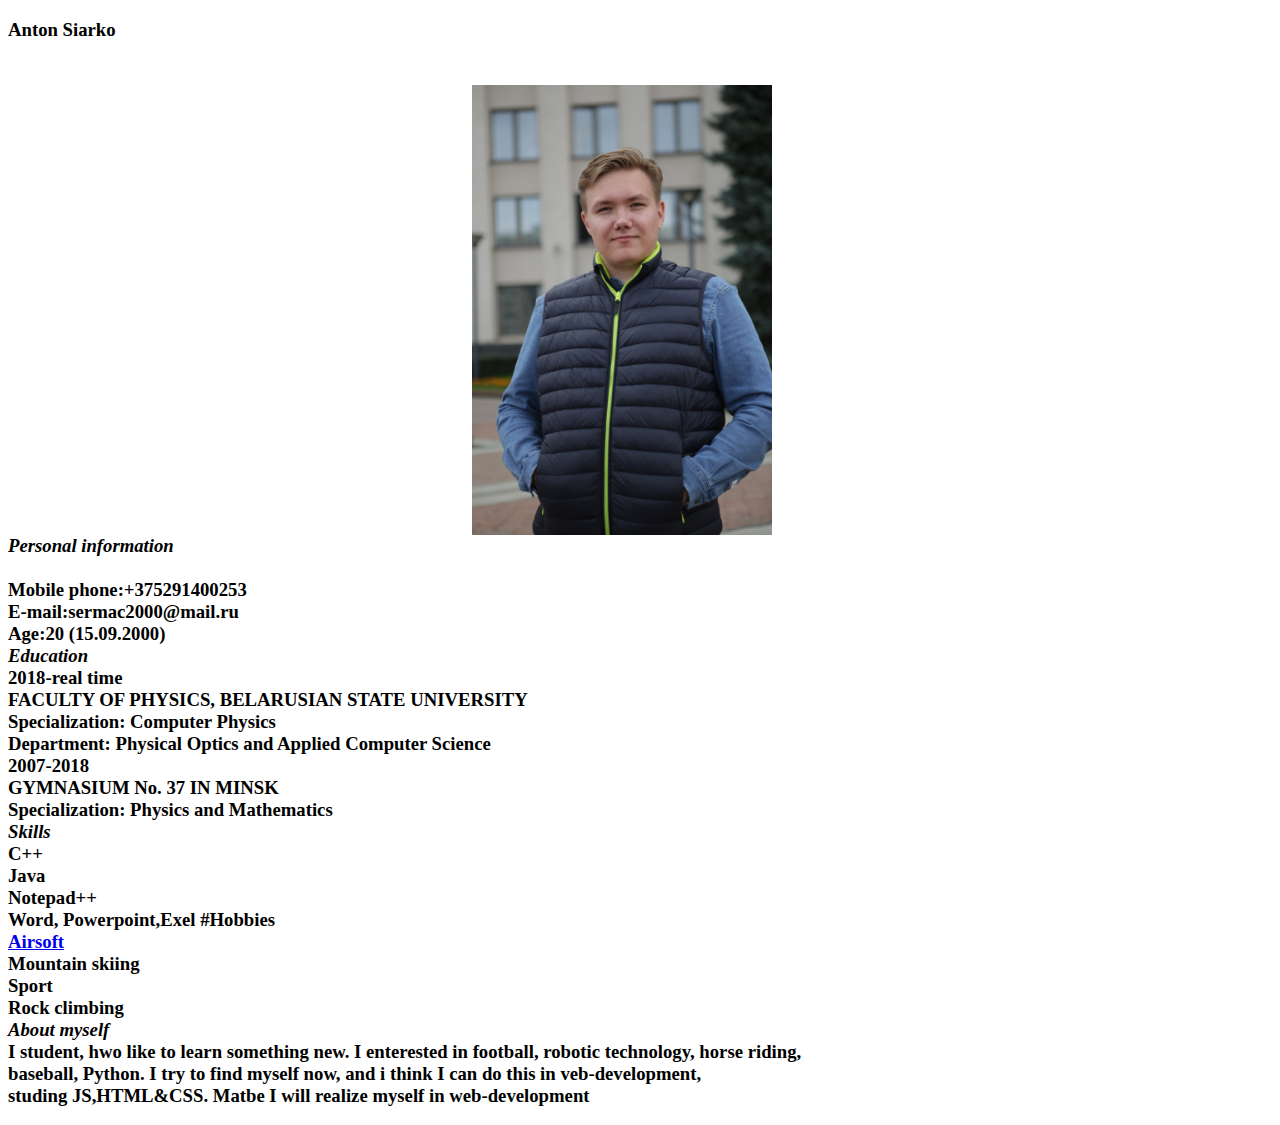
<file: index.html>
<!DOCTYPE html>
<html lang="en">
<head>
    <meta charset="UTF-8">
    <title>Title</title>
    <link rel="stylesheet" href="asset/style.css">
    <title></title>
</head>
<body>
<h3>
    Anton Siarko<br>
    <br>
    <br>
    <img src="asset/me.jpg" width="300" heigth="200" align="right" hspace="500 px"/>
    <i>Personal information</i><br>
    <br>
    Mobile phone:+375291400253<br>
    E-mail:sermac2000@mail.ru<br>
    Age:20 (15.09.2000)<br>
    <i>Education<br></i>
    2018-real time<br>
    FACULTY OF PHYSICS, BELARUSIAN STATE UNIVERSITY<br>
    Specialization: Computer Physics<br>
    Department: Physical Optics and Applied Computer Science<br>
    2007-2018<br>
    GYMNASIUM No. 37 IN MINSK<br>
    Specialization: Physics and Mathematics<br>
    <i> Skills</i><br>
    C++<br>
    Java<br>
    Notepad++<br>
    Word, Powerpoint,Exel #Hobbies<br>
    <a href="https://www.instagram.com/mr.okres/"> Airsoft</a><br>
    Mountain skiing<br>
    Sport<br>
    Rock climbing<br>
    <i>About myself</i><br>
    I student, hwo like to learn something new. I enterested in football, robotic technology, horse riding,<br>baseball, Python.

    I try to find myself now, and i think I can do this in veb-development,<br> studing JS,HTML&CSS.
    Matbe I will realize myself in web-development
</body>
</html>
</file>
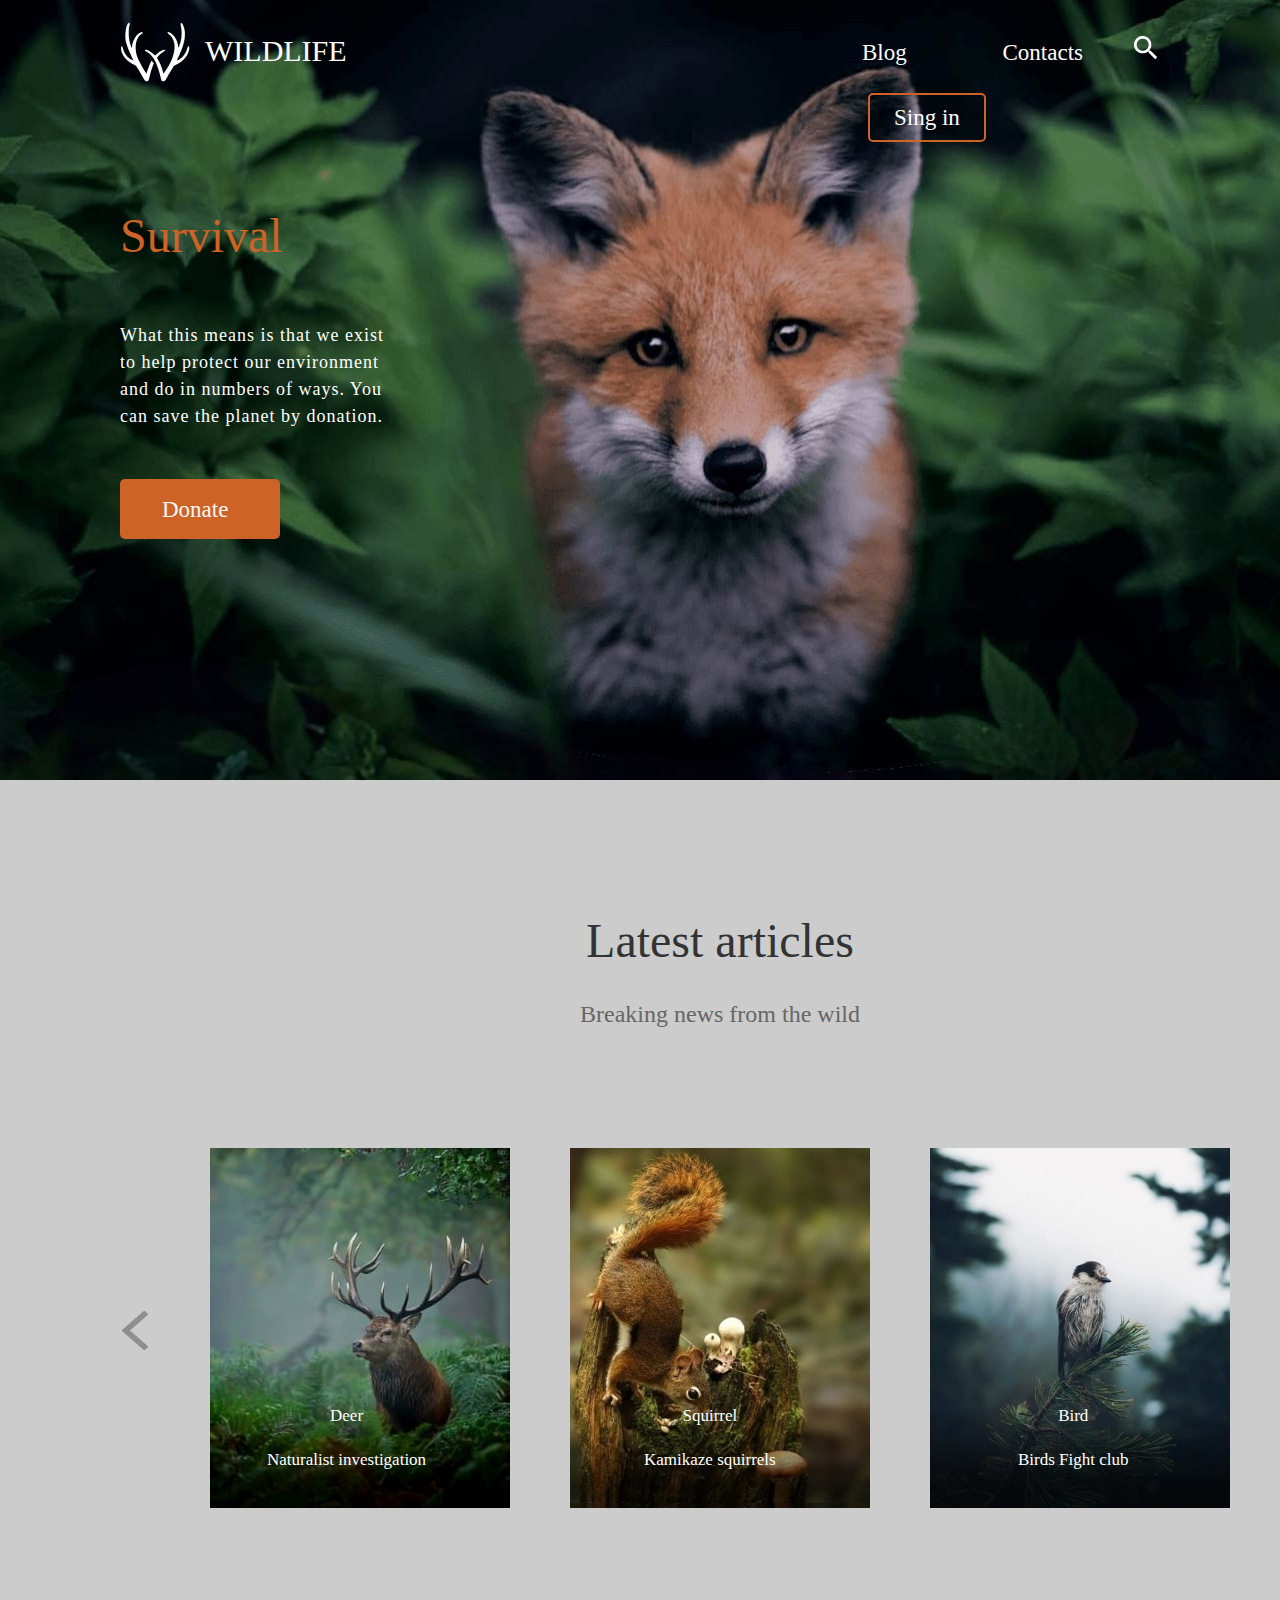
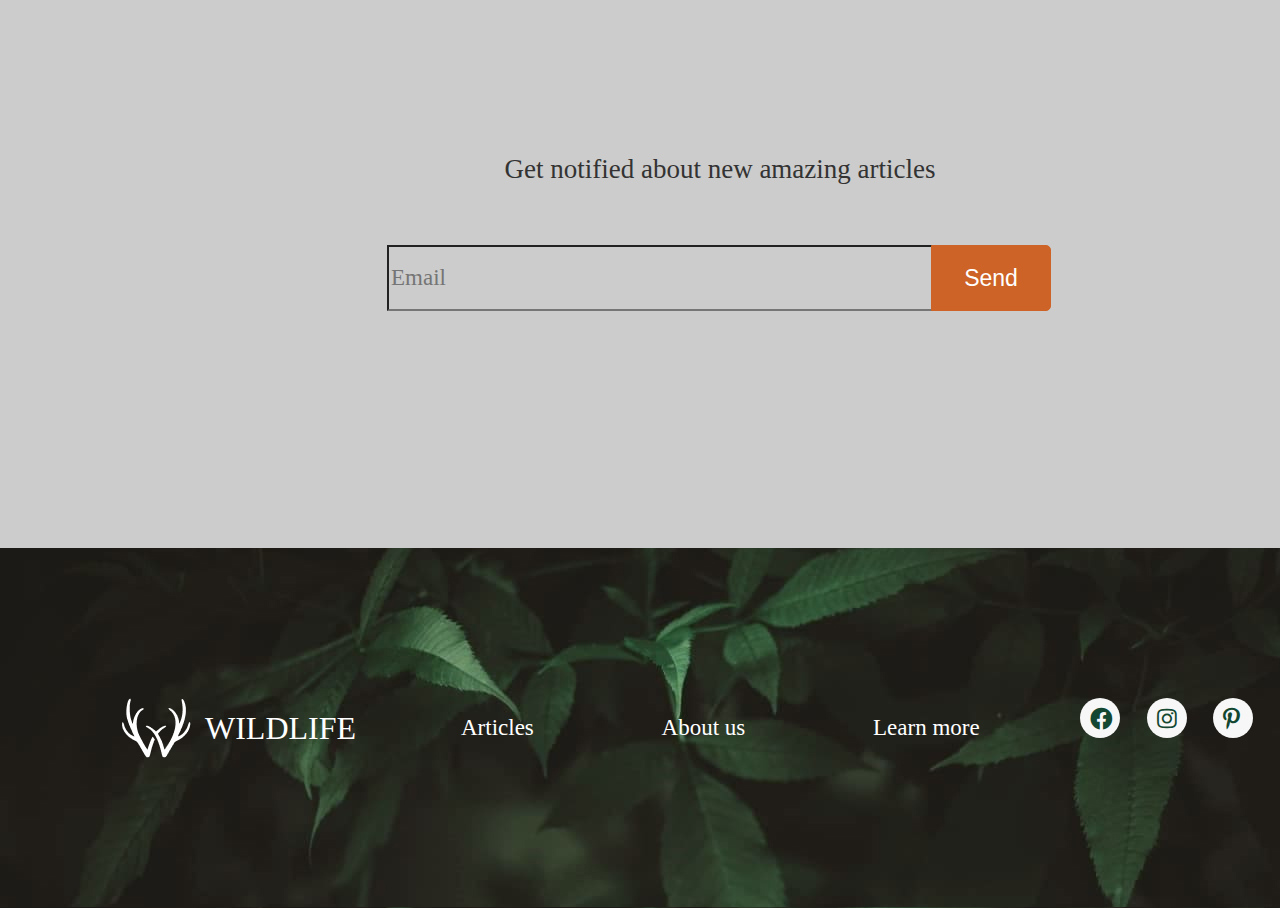
<file: we are wild/index.html>
<!DOCTYPE html>
<html lang="en">
<head>
    <meta charset="UTF-8">
    <link rel="stylesheet" href="assets/css/style.css">
    <link rel="stylesheet" href="https://use.fontawesome.com/releases/v5.0.13/css/all.css">
    <title>wat</title>
</head>
<body>


<header class="header">
    <div class="container">
        <div class="header__inner">
            <div class="header__logo">WILDLIFE</div>
           <div class="header_img"><img src="assets/images/1.png"></div>
            <nav class="nav">

                <a class="nav__link" href="#">Blog</a>
                <a class="nav__link" href="#">Contacts</a>
                <a class="nav__link1" href="#"><img src="assets/images/find.png"></a>
                <a class="nav__link2" href="#">Sing in</a>

            </nav>
        </div>
    </div>
</header>


<div class="intro">
    <div class="container">
        <div class="intro__inner">
            <h2 class="intro__suptitle">Survival</h2>
            <h1 class="intro__title">What this means is that we exist to help
                protect our environment
                and do in numbers of ways. You can save the planet by donation.</h1>


        </div>
    </div>



</div><!-- /.intro -->
<div class="money_background"> </div>
<div class="donat">
    <a class="don" href="#">Donate</a>
</div>




<section class="section2">
    <div class="sim-slider-arrow-left"><img src="assets/images/left.png"></div>
    <div class="sim-slider-arrow-right"><img src="assets/images/right.png"></div>
    <div class="sim-slider-dots"></div>
    <div class="container">
        <div class="section__header">
            <h3 class="section__suptitle">Latest articles</h3>
            <h2 class="section__title">Breaking news from the wild</h2>
        </div>
    </div>
    <div class="container2">

<div class="deer">
        <img src="assets/images/deer.jpg">
    <div class="dr"> <p> Deer</p>
        <p>Naturalist investigation</p></div>

</div>
        <div class="sq"><img src="assets/images/squrl.jpg">
            <div class="sq1"> <p> Squirrel</p>
            <p>Kamikaze squirrels</p></div>
        </div>
        <div class="bi"> <img src="assets/images/bird.jpg">
            <div class="br"> <p> Bird</p>
            <p>Birds Fight club</p></div>
        </div>
    </div>
    <div class="input">
    <div class="tex1">
        <p>Get notified about new amazing articles</p><form class="put_info">
        <input type="text" id="search" placeholder="Email">
        <input class="submit" type="submit" value="Send">
    </form>
    </div>

</div>
</section>
<footer class="footer">
    <div class="container">
        <div class="footer__inner">
            <div class="footer__block">
                <div class="footer__title">WILDLIFE</div>
                <div class="img"><img src="assets/images/1.png"></div>
            </div>
            <nav class="wordsss">

                <a class="wordss" href="#">Articles</a>
                <a class="wordss" href="#">About us</a>
                <a class="wordss" href="#">Learn more</a>
            </nav>

            <div class="footer__block">
                <div class="social--footer">
                    <a class="face" href="https://www.instagram.com" target="_blank">
                        <div class="icon"><i class="fab fa-facebook"></i></div>

                    </a>
                    <a class="vk"  href="https://vk.com" target="_blank">
                        <div class="icon">  <i class="fab fa-instagram"></i></div>

                    </a>
                    <a  class="pi" href="https://t.me" target="_blank">
                        <div class="icon"> <i class="fab fa-pinterest-p"></i></div>

                    </a>
                    <a class="tele" href="https://github.com" target="_blank">
                        <div class="icon"> <i class="fab fa-telegram "></i></div>

                    </a>
                </div>
            </div>
            
        </div>

    </div>
</footer>


</body>
</html>
</file>
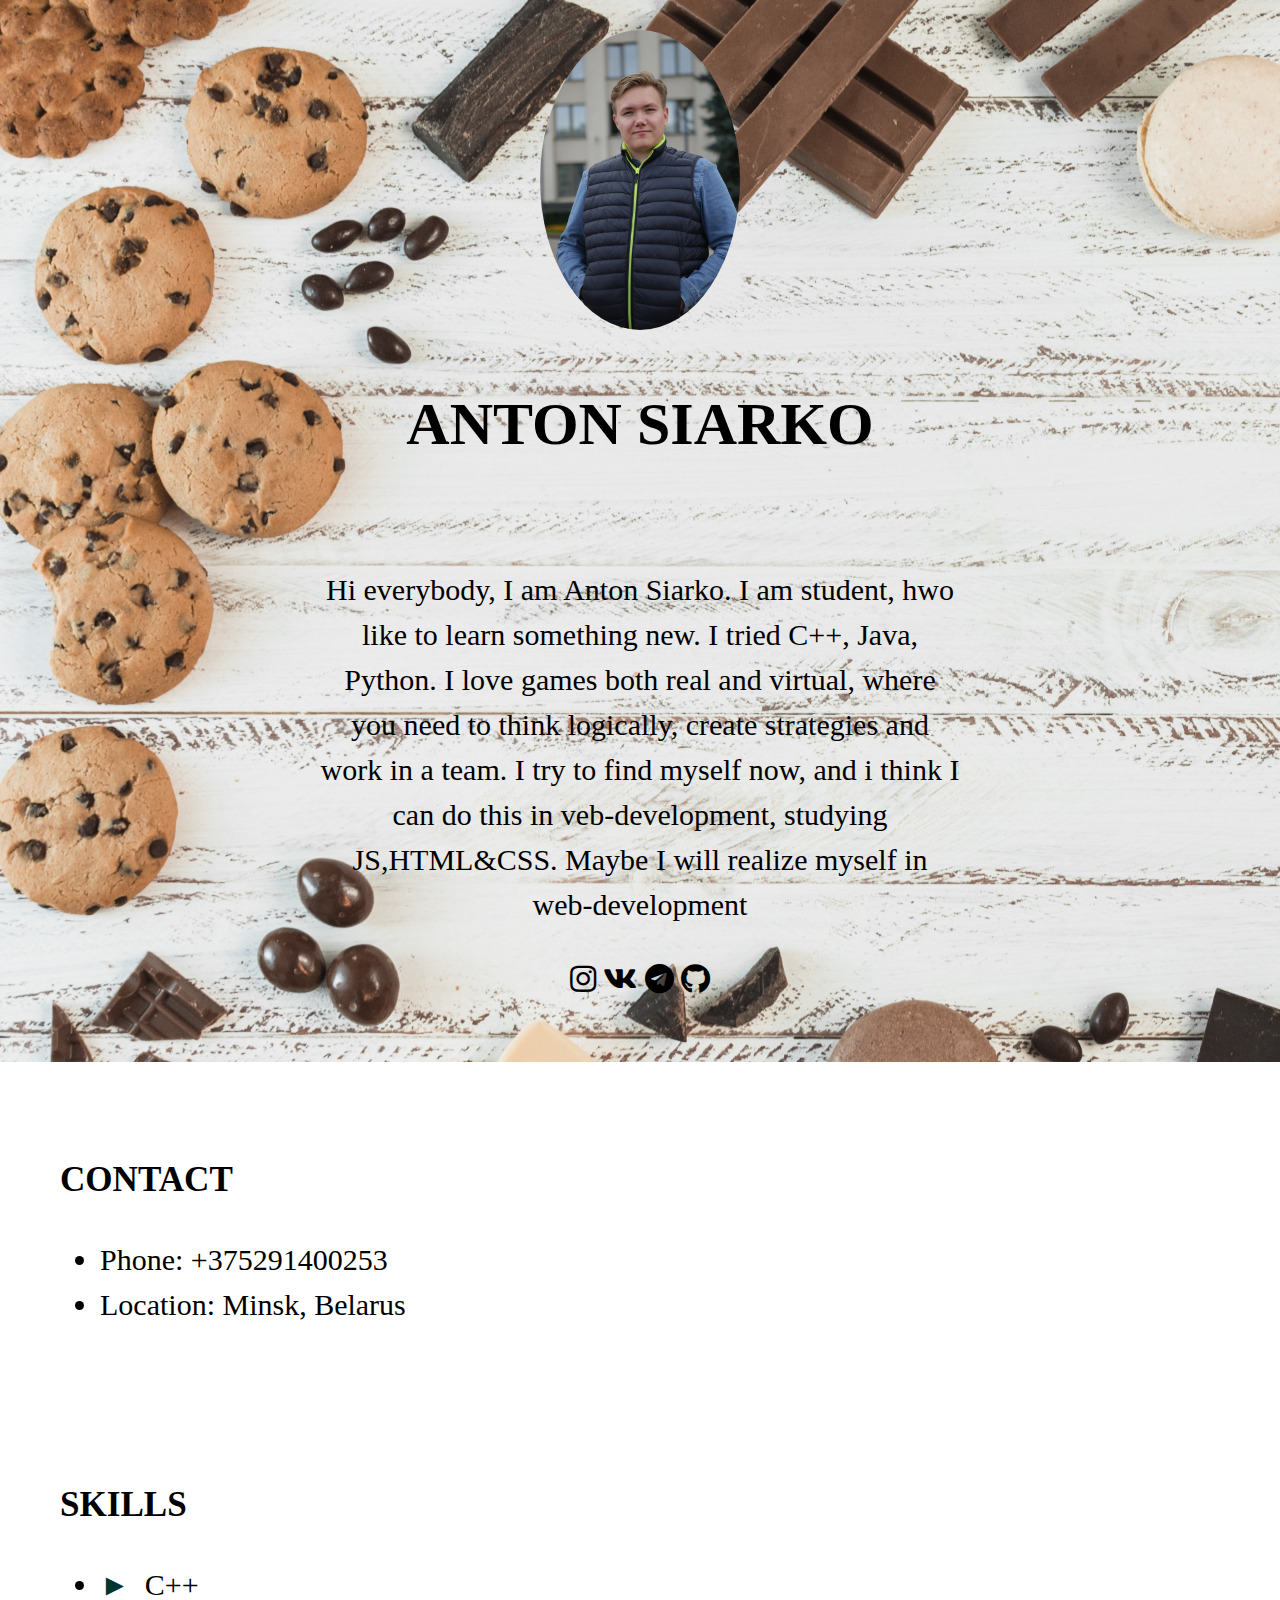
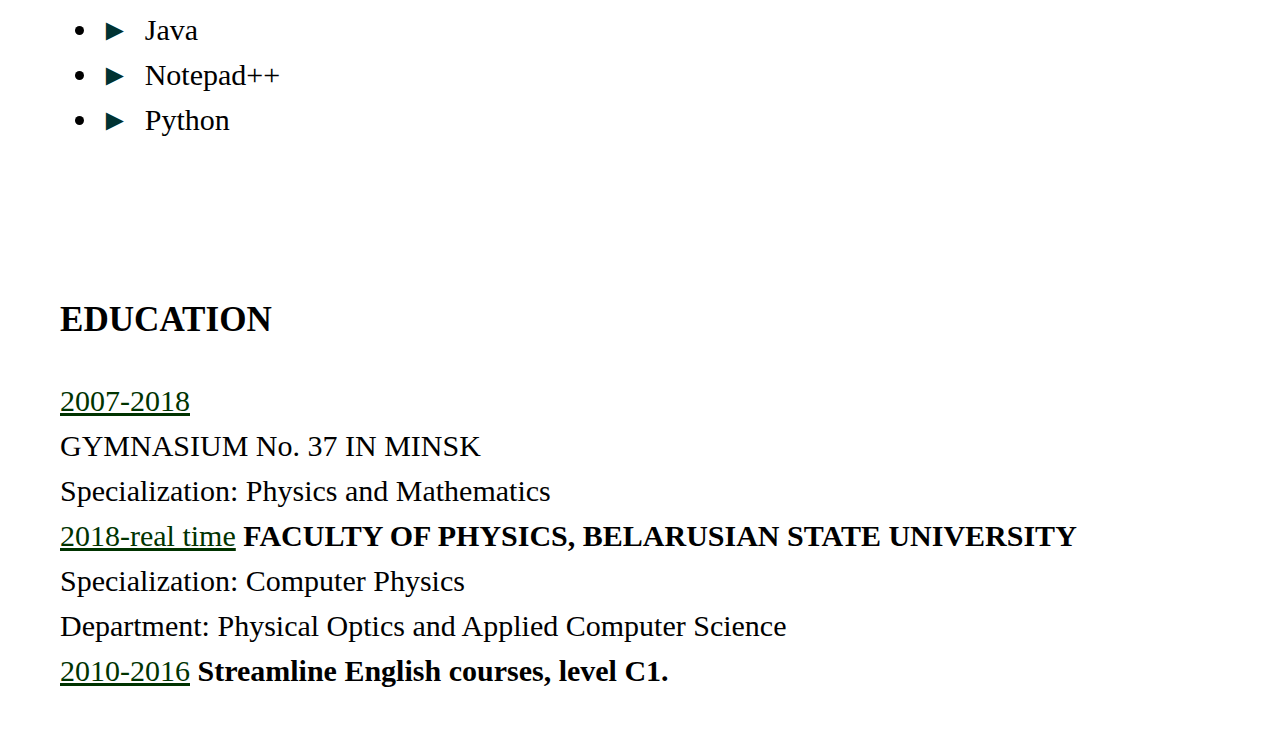
<file: CVV.html>
<!DOCTYPE html>
<html>
<head>
    <meta charset="UTF-8">
    <title>CV - Anton</title>
    <link rel="stylesheet" href="asset2/style.css">
    <link rel="stylesheet" href="https://use.fontawesome.com/releases/v5.0.13/css/all.css">
</head>

<body>
<header>

    <div>
        <img src="asset2/img/me.jpg" alt="i hide because sniper is watching me...">

    </div>
    <h1>Anton Siarko</h1>
    <section>
        <p>Hi everybody, I am Anton Siarko. I am student, hwo like to learn something new.
            I tried C++, Java, Python.
            I love games both real and virtual, where you need to think logically,
            create strategies and work in a team.
            I try to find myself now, and i think I can do this in veb-development,
            studying JS,HTML&CSS.
            Maybe I will realize myself in web-development</p>

        <a href="https://www.instagram.com/mr.okres/" target="_blank">
            <i class="fab fa-instagram"></i>
        </a>
        <a href="https://vk.com/serko0" target="_blank">
            <i class="fab fa-vk"></i>
        </a>
        <a href="https://t.me/Judex011" target="_blank">
            <i class="fab fa-telegram"></i>
        </a>
        <a href="https://github.com/Judex66" target="_blank">
            <i class="fab fa-github "></i>
        </a>
    </section>
</header>
<main>

    <section>
        <h3>Contact</h3>
        <ul>
            <li>
                Phone: +375291400253


            </li>
            <li>Location: Minsk, Belarus
            </li>
        </ul>
    </section>
    <section>
        <h3>Skills</h3>
        <div class='skills'>
            <div class='column'>
                <ul>
                    <li>C++</li>
                    <li>Java</li>
                    <li>Notepad++</li>
                    <li>Python</li>
                </ul>
            </div>
        </div>
    </section>

    <section>
        <h3>Education</h3>
        <article>
            <div class='educ'>
                <span>2007-2018</span> <div>GYMNASIUM No. 37 IN MINSK </div>
                <div>Specialization: Physics and Mathematics </div>


            </div>
        </article>
        <article>
            <div class='educ'>
                <span>2018-real time</span>
                <strong>FACULTY OF PHYSICS, BELARUSIAN STATE UNIVERSITY</strong>
                <div>Specialization: Computer Physics</div>
                    <div>Department: Physical Optics and Applied Computer Science</div>


            </div>
        </article>
        <article>
            <div class='educ'>
                <span>2010-2016</span>
                <strong>
                    Streamline English courses, level C1.
                </strong>
            </div>
        </article>
    </section>

</main>

</body>
</html>
</file>
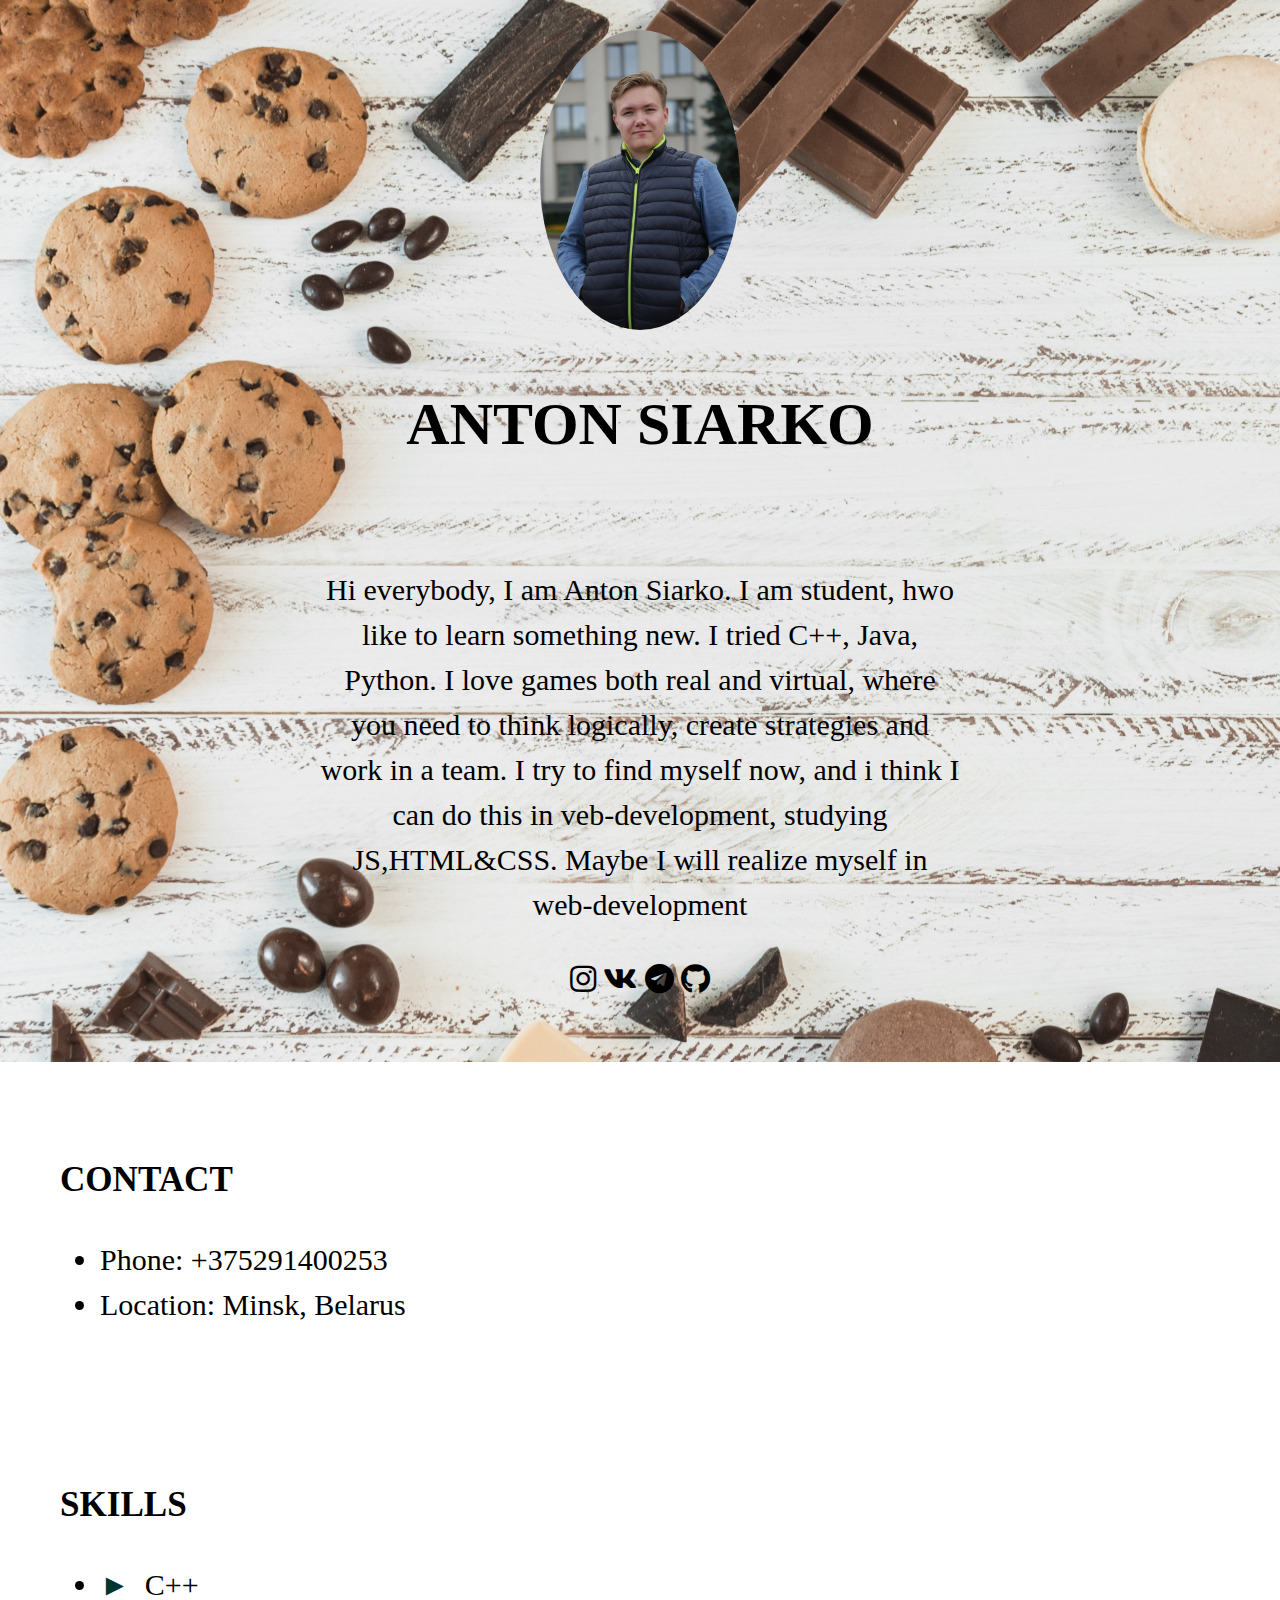
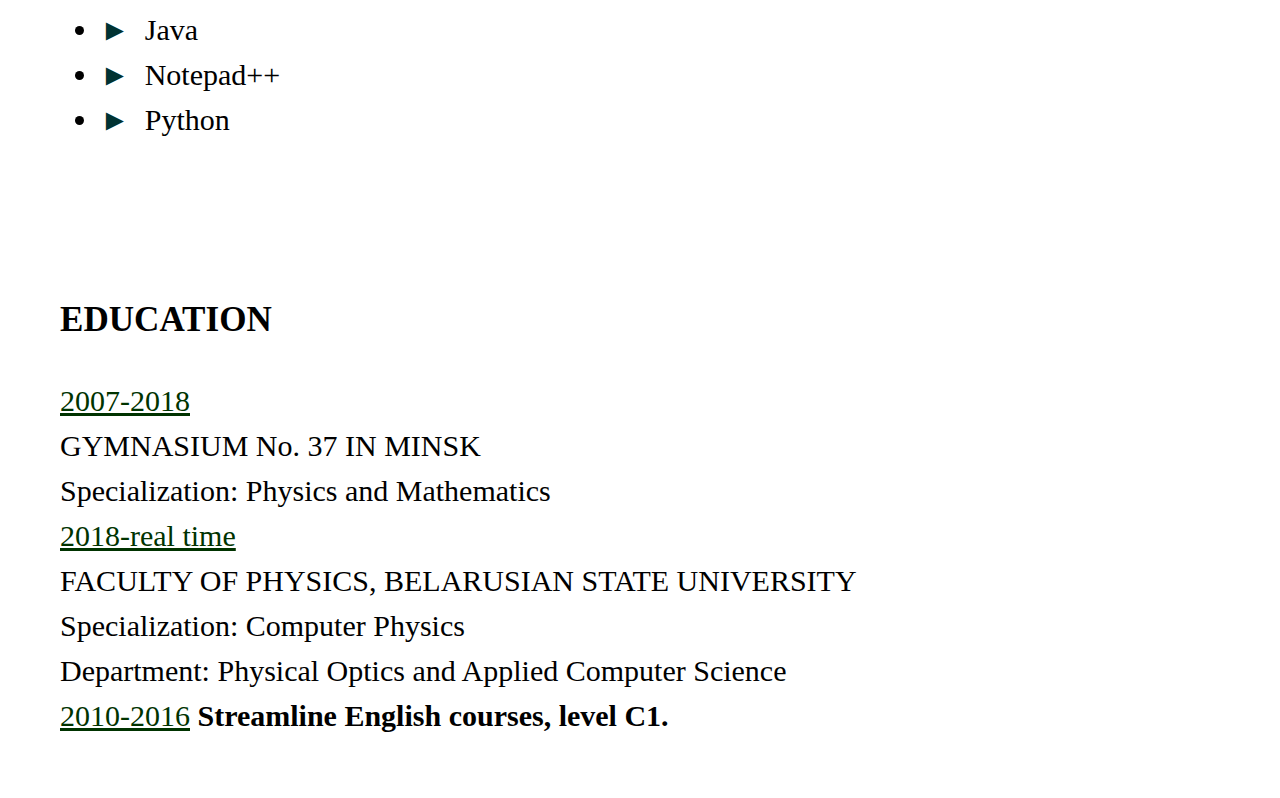
<file: CVVV.html>
<!DOCTYPE html>
<html>
<head>
    <meta charset="UTF-8">
    <title>CV - Anton</title>
    <link rel="stylesheet" href="asset2/style.css">
    <link rel="stylesheet" href="https://use.fontawesome.com/releases/v5.0.13/css/all.css">
</head>

<body>
<header>

    <div>
        <img src="asset2/img/me.jpg" alt="i hide because sniper is watching me...">

    </div>
    <h1>Anton Siarko</h1>
    <section>
        <p>Hi everybody, I am Anton Siarko. I am student, hwo like to learn something new.
            I tried C++, Java, Python.
            I love games both real and virtual, where you need to think logically,
            create strategies and work in a team.
            I try to find myself now, and i think I can do this in veb-development,
            studying JS,HTML&CSS.
            Maybe I will realize myself in web-development</p>

        <a href="https://www.instagram.com/mr.okres/" target="_blank">
            <i class="fab fa-instagram"></i>
        </a>
        <a href="https://vk.com/serko0" target="_blank">
            <i class="fab fa-vk"></i>
        </a>
        <a href="https://t.me/Judex011" target="_blank">
            <i class="fab fa-telegram"></i>
        </a>
        <a href="https://github.com/Judex66" target="_blank">
            <i class="fab fa-github "></i>
        </a>
    </section>
</header>
<main>

    <section>
        <h3>Contact</h3>
        <ul>
            <li>
                Phone: +375291400253


            </li>
            <li>Location: Minsk, Belarus
            </li>
        </ul>
    </section>
    <section>
        <h3>Skills</h3>
        <div class='skills'>
            <div class='column'>
                <ul>
                    <li>C++</li>
                    <li>Java</li>
                    <li>Notepad++</li>
                    <li>Python</li>
                </ul>
            </div>
        </div>
    </section>

    <section>
        <h3>Education</h3>
        <article>
            <div class='educ'>
                <span>2007-2018</span> <div>GYMNASIUM No. 37 IN MINSK</div>
                <div>Specialization: Physics and Mathematics </div>


            </div>
        </article>
        <article>
            <div class='educ'>
                <span>2018-real time</span>
                <div>FACULTY OF PHYSICS, BELARUSIAN STATE UNIVERSITY</div>
                <div>Specialization: Computer Physics</div>
                    <div>Department: Physical Optics and Applied Computer Science</div>


            </div>
        </article>
        <article>
            <div class='educ'>
                <span>2010-2016</span>
                <strong>
                    Streamline English courses, level C1.
                </strong>
            </div>
        </article>
    </section>

</main>

</body>
</html>
</file>
<file: asset/style.css>
body {
    background: white;
}
</file>
<file: we are wild/assets/css/style.css>
body {
    margin: 0;


    font-size: 15px;
    line-height: 1.6;
    color: #333;
}



h1, h2, h3, h4, h5, h6 {
    margin: 0;
}



.container {
    width: 100%;
    max-width: 1200px;
    margin: 0 auto;
}




.intro {
    display: flex;
    flex-direction: column;
    justify-content: center;
    width: 100%;
    height: 100vh;

    background: url("../images/12.png") center no-repeat;
    width: 1440px;
                         height: 780px;
                                                         left: 0px;
                                                         top: -1px;
    -webkit-background-size: cover;
    background-size: cover;
}

.intro__inner {
    width: 100%;
    max-width: 880px;
    margin: 0 auto;


}

.intro__title {
position: absolute;
font-family: Open Sans;
    color: #fff;
    font-size: 18px;
    line-height: 27px;
letter-spacing: 1px;
    width: 274px;
    height: 108px;
    left: 120px;
    top: 322px;
    font-style: normal;
               font-weight: normal;
}



.intro__suptitle {
position: absolute;
width: 199px;
height: 72px;
left: 120px;
top: 200px;
font-family: Roboto;
font-style: normal;
font-weight: normal;
font-size: 48px;
line-height: 72px;






color: #CD6326;
}





.donat{
position: absolute;
    width: 76px;
    height: 27px;
   left: 162px;
   top: 492px;
       font-family: Roboto;
       font-size: 23px;

       color: #F7F7F7;

}
.don{
color:#F7F7F7;
text-decoration:none;
}
.donat :hover{
text-decoration:underline;
}
 .money_background{
       position: absolute;
       width: 160px;
       height: 60px;
       left: 120px;
       top: 479px;
       background: #CD6326;
       border-radius: 5px;}



.header {
    position: absolute;
    top: 20px;
    left: 0;
    right: 0;

}
.header_img{
position: absolute;
left: 121.07px;

top: 2px;
}
.header__inner {
    display: flex;
    justify-content: space-between;
    align-items: center;
}

.header__logo {
    font-size: 30px;
top:7px;
left:205px;
position:absolute;
    color: #fff;
    font-family: Roboto;
}



.nav {
    font-size: 23px;
    line-height: 65px;
    top:0px;
    left:817px;
    position:absolute;
font-family: Roboto;
font-style: normal;
font-weight: normal;
}
.nav :hover{
 text-decoration: underline;
}

.nav__link {

    margin: 0 45px;
    position: relative;

    color: #fff;
    text-decoration: none;

    transition: color .1s linear;
}
.nav__link1 :hover{
 border: solid 4px white;
 }
.nav__link2 {

border: 2px solid #CD6326;
box-sizing: border-box;
border-radius: 5px;
    margin: 0 61px;
    position: relative;
    padding:10px 24px;
width: 120px;
height: 50px;
left:-10px;
    color: #fff;
    text-decoration: none;
text-align:center;
    transition: color .1s linear;
}

.section2 {
padding: 45px 0;
    padding-bottom: 0;
    background: url("../images/kek.png") center no-repeat;
    width: 1440px;
    height: 1323px;
    -webkit-background-size: cover;
    background-size: cover;
}

.section__header {
    margin: 0 auto 50px;
    text-align: center;
    font-family: Roboto;
        font-style: normal;
        font-weight: normal;
}

.section__suptitle {
font-size: 48px;
line-height: 72px;
    color:  #333333;
font-family: Roboto;
        font-style: normal;
        font-weight: normal;
top: 60px;
}

.section__title {
 font-size: 24px;
line-height: 36px;
padding: 19px 0;
    color: #666666;
  font-family: Roboto;
          font-style: normal;
          font-weight: normal;


}

.container2{
display:flex;
flex-wrap:wrap;
margin: 210px ;
justify-content: space-between;
font-family: Roboto;
     font-style: normal;
     font-weight: normal;

}
.sim-slider-element {
  width: 100%;
  transition: opacity 1s ease-in;

  position: relative;


  display: block;
}


.sim-slider-arrow-left{
width: 22px;
 height: 40px;
 position: relative;
 left:122px;
 top:486px;
 cursor: pointer;
 opacity: 0.6;
 z-index: 4;
}
.sim-slider-arrow-right {
  width: 22px;
   height: 40px;
   position: relative;
left:1290px;
top:445px;
   cursor: pointer;
   opacity: 0.6;
   z-index: 4;
}





.sim-slider-arrow-left:hover {
  opacity: 1.0;
}

.sim-slider-arrow-right:hover {
  opacity: 1.0;
}

.deer {
    position: absolute;
left:210px;
top:1148px;
    color: white;
}


.dr{
    font-size: 17px;
    line-height: 27px;
    position: absolute;
    bottom: 25px;
    left: 57px;    text-align: center;
}
.sq {
    position: absolute;
left:570px;
top:1148px;
    color: white;
}


.sq1{
    font-size: 17px;
        text-align: center;
    line-height: 27px;
    position: absolute;
    bottom: 25px;
    left: 74px;
}
.bi {
left:930px;
top:1148px;
     position: absolute;
     color: white;
 }


 .br{
     font-size: 17px;
     text-align: center;
     line-height: 27px;
     position: absolute;
     bottom: 25px;
     left: 88px;
 }
 .tex1{font-family: Roboto;
       font-style: normal;
       font-weight: normal;
 text-align: center;
 position: absolute;
 font-size: 27px;
 line-height: 40px;
 width: 526px;
 left: 457px;
 top:1722px;
 }
 .put_info{
 }
.submit{
font-size: 23px;
line-height: 27px;
color:white;
width:120px;
height:66px;
top:123px;
left:474px;
position:absolute;
background: #CD6326;
border: 1px solid #CD6326;
border-radius: 0px 5px 5px 0px;}

#search{
position:absolute;
left:-70px;
width:540px;
height:60px;
color:black;
top:123px;
background:#CCCCCC;
font-family: Roboto;
font-style: normal;
font-weight: normal;
font-size: 23px;
line-height: 27px;
}



.footer {

width: 1440px;
height: 360px;
    background: url("../images/foo.jpg");
}

.footer__inner {
    display: flex;
    flex-wrap: wrap;
    padding: 150px 0;
}



.footer__title {
   font-family: Roboto;
   font-style: normal;
   font-weight: normal;
   position:absolute;
   font-size: 32px;
   line-height: 60px;
   left: 205px;

    color: #fff;
    text-transform: uppercase;
}
.img{
position: absolute;
left: 121.7px ;
}
.footer__address {
    font-size: 14px;
    line-height: 1.5;
    font-style: normal;
    color: rgba(255, 255, 255, .5);
}

.footer__text {
    font-size: 14px;
    line-height: 1.5;
    color: rgba(255, 255, 255, .5);
}
.wordsss {font-family: Open Sans;
    font-size: 23px;
    line-height: 60px;
    top:20px;

}

.wordss {
left:280px;
    margin: 0 61px;
    position: relative;

    color: #fff;
    text-decoration: none;

    transition: color .1s linear;

}
.wordsss :hover{
 text-decoration: underline;
}

.face{

width: 40px;
height: 40px;
left: 1080px;
position: absolute;
background: #F7F7F7;
border-radius: 20px;
tex-align:center;

}


.vk{

width: 40px;
height: 40px;
left: 1147px;
position: absolute;
background: #F7F7F7;
border-radius: 20px;
tex-align:center;

}



.pi{

width: 40px;
height: 40px;
left: 1213px;
position: absolute;
background: #F7F7F7;
border-radius: 20px;
tex-align:center;


}



.tele{
width: 40px;
height: 40px;
left: 1280px;
position: absolute;
background: #F7F7F7;
border-radius: 20px;
tex-align:center;
}


.icon{
margin-top:4px;
margin-left:10px;
color:#134731;
font-size:1.5em;

}
.icon :hover{
border: solid 4px ;
}
</file>
<file: asset2/style.css>
body {
  margin: 0;
  font-size: 30px;
  line-height: 1.5em;

}

a {
  color: black;
  text-decoration: none;
}

section{
color:black;
  margin: 1em;
  padding: 1em;
}



header {
  padding: 1em;
  text-align: center;
  background: url("../asset2/img/fom3.jpg");
}

header section {
  margin: 0 auto;
  max-width: 640px;
}

header img {
  border-radius: 100%;
  max-width: 200px;
}

h1 {
  text-transform: uppercase;
  color:black;
  margin: 1em 0;
}

h3 {
  text-transform: uppercase;
}

h3, h4 {
  font-weight: bold;
}
.skills .column {
  -ms-flex: 0 0 50%%;
  flex: 0 0 50%;
  max-width: 50%;
}
.skills .column ul > li:before {
  content: "►";
  padding-right: 0.5em;
  color: #003333;
}


.educ span {
  color: #003300;
  text-decoration: underline;
}
</file>
